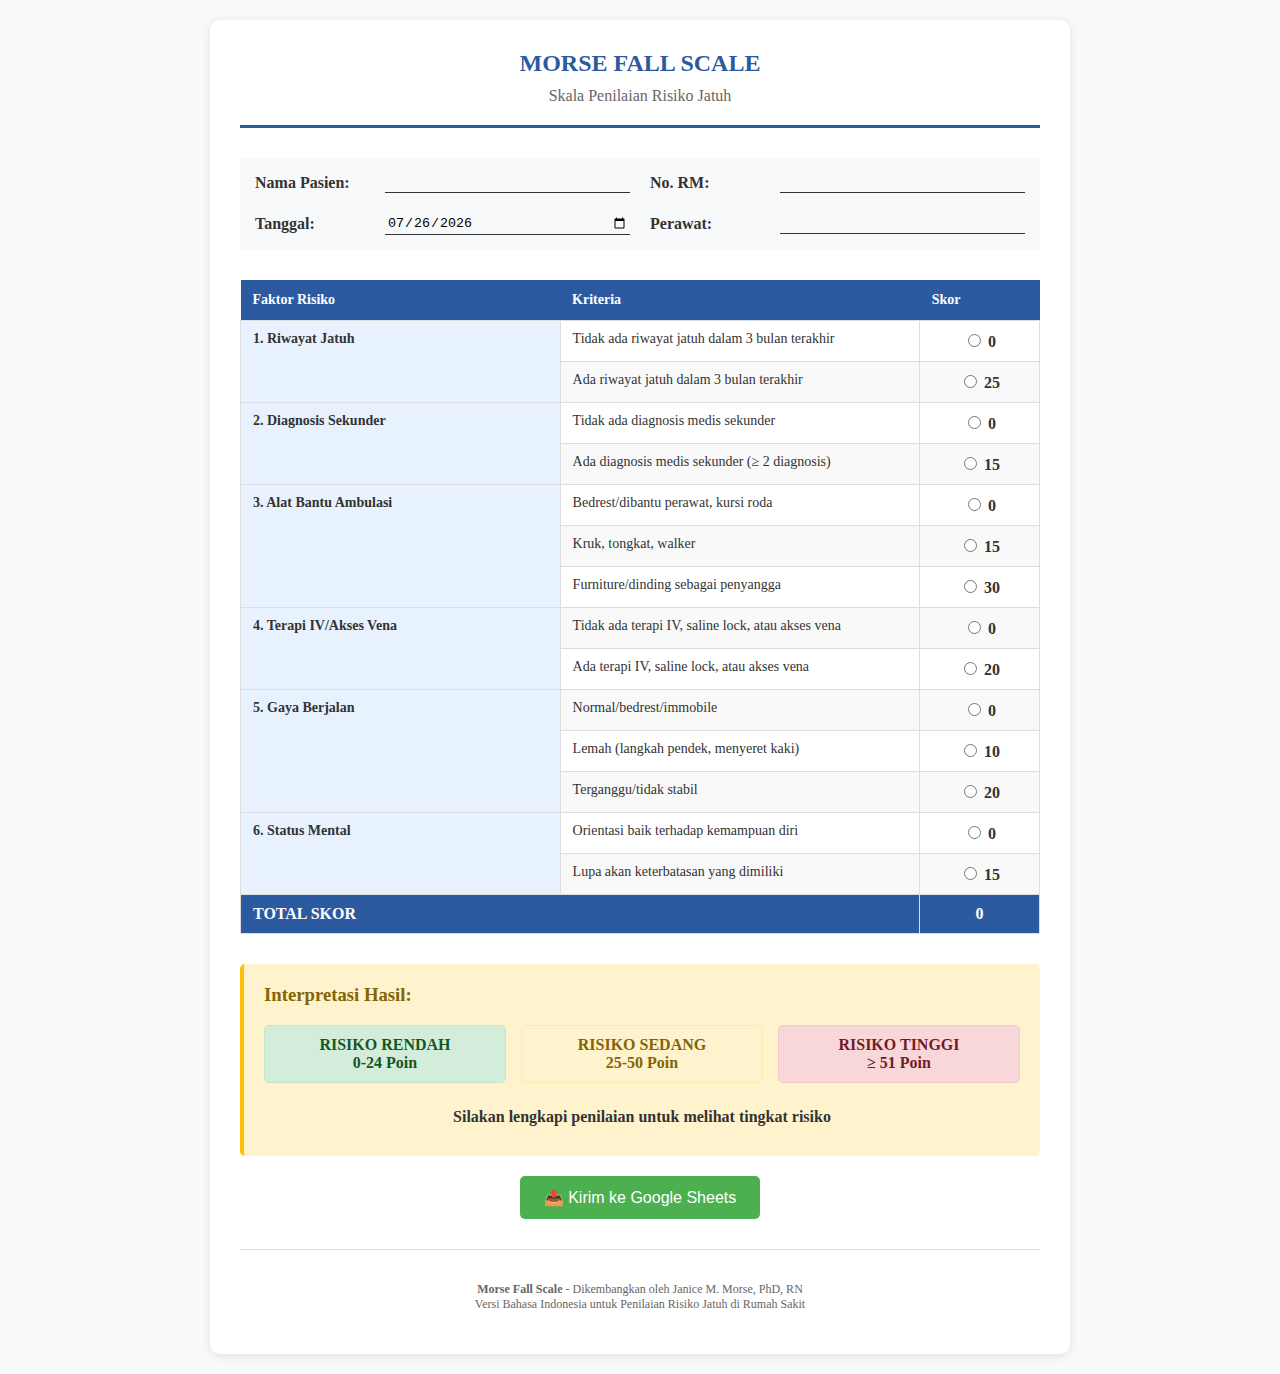
<file: index.html>
<!DOCTYPE html>
<html lang="id">
  <head>
    <meta charset="UTF-8" />
    <meta name="viewport" content="width=device-width, initial-scale=1.0" />
    <title>Morse Fall Scale - Bahasa Indonesia</title>
    <link rel="stylesheet" href="styles.css" />
  </head>
  <body>
    <div class="container">
      <div class="header">
        <h1>MORSE FALL SCALE</h1>
        <h2>Skala Penilaian Risiko Jatuh</h2>
      </div>

      <div class="patient-info">
        <div class="patient-field">
          <label>Nama Pasien:</label>
          <input type="text" id="patientName" />
        </div>
        <div class="patient-field">
          <label>No. RM:</label>
          <input type="text" id="medicalRecord" />
        </div>
        <div class="patient-field">
          <label>Tanggal:</label>
          <input type="date" id="assessmentDate" />
        </div>
        <div class="patient-field">
          <label>Perawat:</label>
          <input type="text" id="nurseName" />
        </div>
      </div>

      <table>
        <thead>
          <tr>
            <th style="width: 40%">Faktor Risiko</th>
            <th style="width: 45%">Kriteria</th>
            <th style="width: 15%">Skor</th>
          </tr>
        </thead>
        <tbody>
          <tr>
            <td rowspan="2" class="risk-factor">1. Riwayat Jatuh</td>
            <td>Tidak ada riwayat jatuh dalam 3 bulan terakhir</td>
            <td class="score-box">
              <input
                type="radio"
                name="fall_history"
                value="0"
                onchange="calculateTotal()"
              />
              0
            </td>
          </tr>
          <tr>
            <td>Ada riwayat jatuh dalam 3 bulan terakhir</td>
            <td class="score-box">
              <input
                type="radio"
                name="fall_history"
                value="25"
                onchange="calculateTotal()"
              />
              25
            </td>
          </tr>

          <tr>
            <td rowspan="2" class="risk-factor">2. Diagnosis Sekunder</td>
            <td>Tidak ada diagnosis medis sekunder</td>
            <td class="score-box">
              <input
                type="radio"
                name="secondary_diagnosis"
                value="0"
                onchange="calculateTotal()"
              />
              0
            </td>
          </tr>
          <tr>
            <td>Ada diagnosis medis sekunder (≥ 2 diagnosis)</td>
            <td class="score-box">
              <input
                type="radio"
                name="secondary_diagnosis"
                value="15"
                onchange="calculateTotal()"
              />
              15
            </td>
          </tr>

          <tr>
            <td rowspan="3" class="risk-factor">3. Alat Bantu Ambulasi</td>
            <td>Bedrest/dibantu perawat, kursi roda</td>
            <td class="score-box">
              <input
                type="radio"
                name="ambulatory_aid"
                value="0"
                onchange="calculateTotal()"
              />
              0
            </td>
          </tr>
          <tr>
            <td>Kruk, tongkat, walker</td>
            <td class="score-box">
              <input
                type="radio"
                name="ambulatory_aid"
                value="15"
                onchange="calculateTotal()"
              />
              15
            </td>
          </tr>
          <tr>
            <td>Furniture/dinding sebagai penyangga</td>
            <td class="score-box">
              <input
                type="radio"
                name="ambulatory_aid"
                value="30"
                onchange="calculateTotal()"
              />
              30
            </td>
          </tr>

          <tr>
            <td rowspan="2" class="risk-factor">4. Terapi IV/Akses Vena</td>
            <td>Tidak ada terapi IV, saline lock, atau akses vena</td>
            <td class="score-box">
              <input
                type="radio"
                name="iv_therapy"
                value="0"
                onchange="calculateTotal()"
              />
              0
            </td>
          </tr>
          <tr>
            <td>Ada terapi IV, saline lock, atau akses vena</td>
            <td class="score-box">
              <input
                type="radio"
                name="iv_therapy"
                value="20"
                onchange="calculateTotal()"
              />
              20
            </td>
          </tr>

          <tr>
            <td rowspan="3" class="risk-factor">5. Gaya Berjalan</td>
            <td>Normal/bedrest/immobile</td>
            <td class="score-box">
              <input
                type="radio"
                name="gait"
                value="0"
                onchange="calculateTotal()"
              />
              0
            </td>
          </tr>
          <tr>
            <td>Lemah (langkah pendek, menyeret kaki)</td>
            <td class="score-box">
              <input
                type="radio"
                name="gait"
                value="10"
                onchange="calculateTotal()"
              />
              10
            </td>
          </tr>
          <tr>
            <td>Terganggu/tidak stabil</td>
            <td class="score-box">
              <input
                type="radio"
                name="gait"
                value="20"
                onchange="calculateTotal()"
              />
              20
            </td>
          </tr>

          <tr>
            <td rowspan="2" class="risk-factor">6. Status Mental</td>
            <td>Orientasi baik terhadap kemampuan diri</td>
            <td class="score-box">
              <input
                type="radio"
                name="mental_status"
                value="0"
                onchange="calculateTotal()"
              />
              0
            </td>
          </tr>
          <tr>
            <td>Lupa akan keterbatasan yang dimiliki</td>
            <td class="score-box">
              <input
                type="radio"
                name="mental_status"
                value="15"
                onchange="calculateTotal()"
              />
              15
            </td>
          </tr>

          <tr class="total-row">
            <td colspan="2"><strong>TOTAL SKOR</strong></td>
            <td class="score-box" id="totalScore"><strong>0</strong></td>
          </tr>
        </tbody>
      </table>

      <div class="interpretation">
        <h3>Interpretasi Hasil:</h3>
        <div class="risk-levels">
          <div class="risk-level low-risk">
            <div>RISIKO RENDAH</div>
            <div>0-24 Poin</div>
          </div>
          <div class="risk-level medium-risk">
            <div>RISIKO SEDANG</div>
            <div>25-50 Poin</div>
          </div>
          <div class="risk-level high-risk">
            <div>RISIKO TINGGI</div>
            <div>≥ 51 Poin</div>
          </div>
        </div>
        <div
          id="riskLevel"
          style="
            margin-top: 15px;
            font-size: 16px;
            font-weight: bold;
            text-align: center;
            padding: 10px;
            border-radius: 5px;
          "
        >
          Silakan lengkapi penilaian untuk melihat tingkat risiko
        </div>
      </div>

      <!-- <button class="export-button" onclick="exportToWord()">
            📄 Export ke File Word
        </button> -->

      <button class="submit-button" onclick="submitToSheet()">
        📤 Kirim ke Google Sheets
      </button>

      <div class="footer">
        <p>
          <strong>Morse Fall Scale</strong> - Dikembangkan oleh Janice M. Morse,
          PhD, RN<br />
          Versi Bahasa Indonesia untuk Penilaian Risiko Jatuh di Rumah Sakit
        </p>
      </div>
    </div>

    <script src="scale.js"></script>
  </body>
</html>
</file>
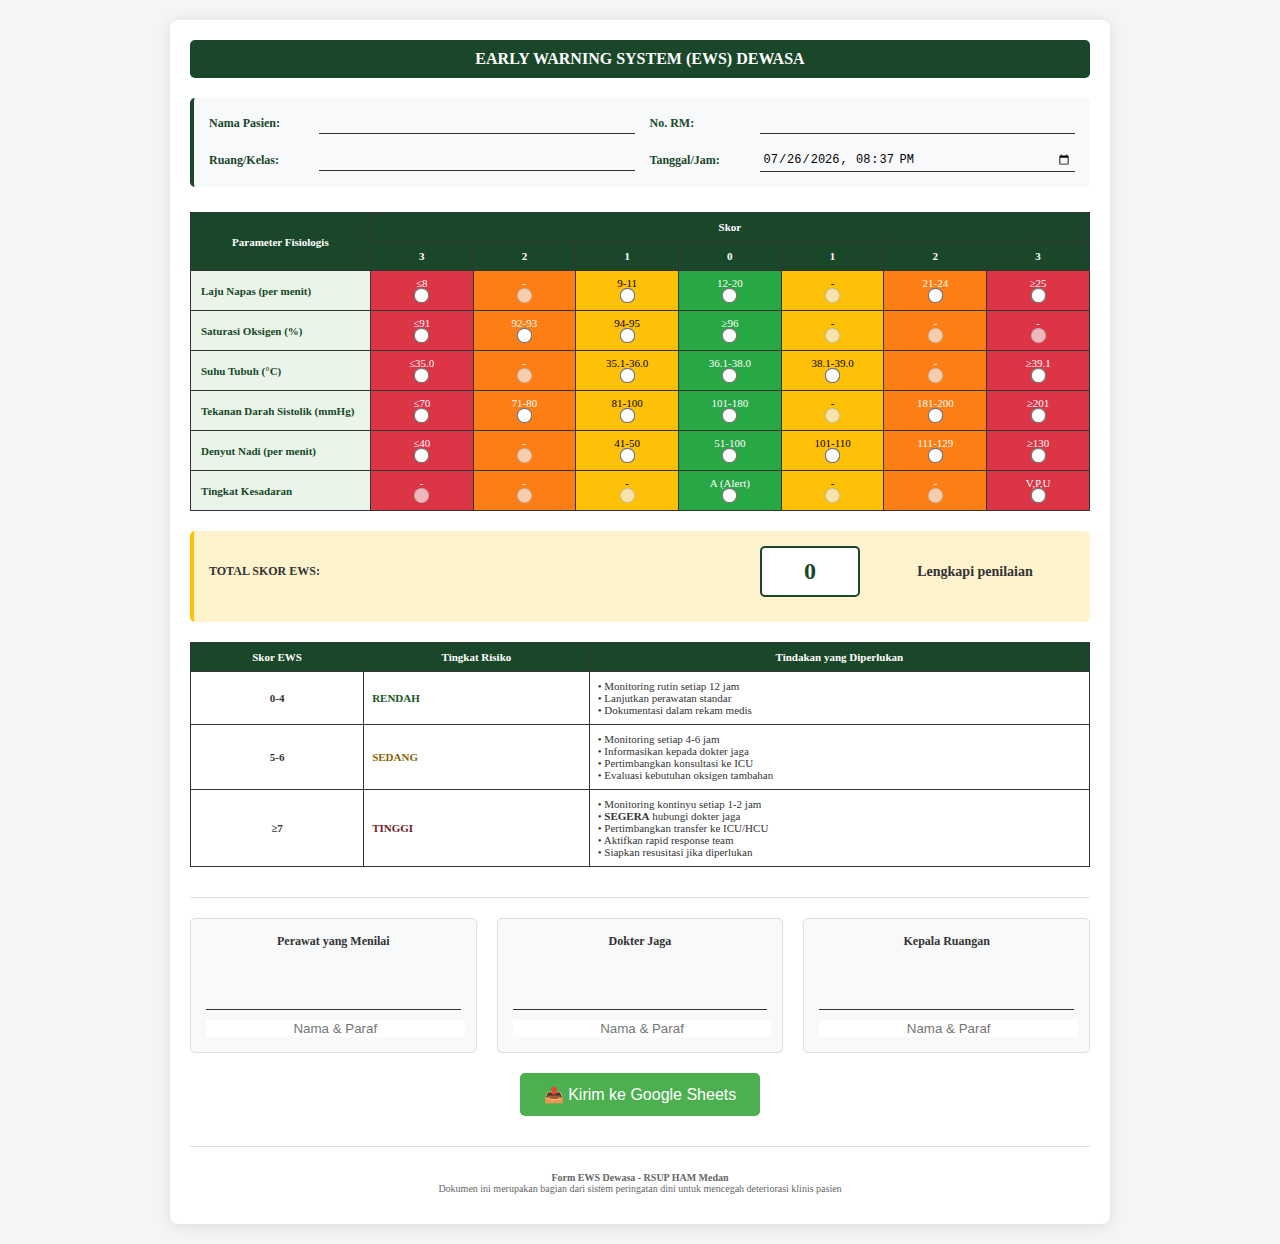
<file: rsud/index.html>
<!DOCTYPE html>
<html lang="id">
<head>
    <meta charset="UTF-8">
    <meta name="viewport" content="width=device-width, initial-scale=1.0">
    <title>Early Warning System (EWS) Dewasa - RSUP HAM Medan</title>
    <link rel="stylesheet" href="styles.css">
</head>
<body>
    <div class="container">
        <!-- <div class="header"> -->
            <!-- <div class="hospital-logo">
                <div class="hospital-info">
                    <h1>RUMAH SAKIT UMUM PUSAT HAJI ADAM MALIK</h1>
                    <h2>Jl. Bunga Lau No. 17, Medan 20136</h2>
                    <h2>Telp: (061) 8360143 - Fax: (061) 8360255</h2>
                </div>
            </div> -->
        <!-- </div> -->
        
        <div class="form-title">
            EARLY WARNING SYSTEM (EWS) DEWASA
        </div>
        
        <div class="patient-info">
            <div class="patient-field">
                <label>Nama Pasien:</label>
                <input type="text" id="patientName" />
            </div>
            <div class="patient-field">
                <label>No. RM:</label>
                <input type="text" id="medicalRecord" />
            </div>
            <div class="patient-field">
                <label>Ruang/Kelas:</label>
                <input type="text" id="room" />
            </div>
            <div class="patient-field">
                <label>Tanggal/Jam:</label>
                <input type="datetime-local" id="assessmentDateTime" />
            </div>
        </div>

        <table class="assessment-table">
            <thead>
                <tr>
                    <th rowspan="2" style="width: 20%;">Parameter Fisiologis</th>
                    <th colspan="7">Skor</th>
                </tr>
                <tr>
                    <th class="score-3">3</th>
                    <th class="score-2">2</th>
                    <th class="score-1">1</th>
                    <th class="score-0">0</th>
                    <th class="score-1">1</th>
                    <th class="score-2">2</th>
                    <th class="score-3">3</th>
                </tr>
            </thead>
            <tbody>
                <!-- Respiratory Rate -->
                <tr>
                    <td class="parameter-name">Laju Napas (per menit)</td>
                    <td class="score-3 radio-cell">
                        <div>≤8</div>
                        <input type="radio" name="respiratory_rate" value="3" onchange="calculateTotal()">
                    </td>
                    <td class="score-2 radio-cell">
                        <div>-</div>
                        <input type="radio" name="respiratory_rate" value="0" disabled>
                    </td>
                    <td class="score-1 radio-cell">
                        <div>9-11</div>
                        <input type="radio" name="respiratory_rate" value="1" onchange="calculateTotal()">
                    </td>
                    <td class="score-0 radio-cell">
                        <div>12-20</div>
                        <input type="radio" name="respiratory_rate" value="0" onchange="calculateTotal()">
                    </td>
                    <td class="score-1 radio-cell">
                        <div>-</div>
                        <input type="radio" name="respiratory_rate" value="0" disabled>
                    </td>
                    <td class="score-2 radio-cell">
                        <div>21-24</div>
                        <input type="radio" name="respiratory_rate" value="2" onchange="calculateTotal()">
                    </td>
                    <td class="score-3 radio-cell">
                        <div>≥25</div>
                        <input type="radio" name="respiratory_rate" value="3" onchange="calculateTotal()">
                    </td>
                </tr>
                
                <!-- Oxygen Saturation -->
                <tr>
                    <td class="parameter-name">Saturasi Oksigen (%)</td>
                    <td class="score-3 radio-cell">
                        <div>≤91</div>
                        <input type="radio" name="oxygen_saturation" value="3" onchange="calculateTotal()">
                    </td>
                    <td class="score-2 radio-cell">
                        <div>92-93</div>
                        <input type="radio" name="oxygen_saturation" value="2" onchange="calculateTotal()">
                    </td>
                    <td class="score-1 radio-cell">
                        <div>94-95</div>
                        <input type="radio" name="oxygen_saturation" value="1" onchange="calculateTotal()">
                    </td>
                    <td class="score-0 radio-cell">
                        <div>≥96</div>
                        <input type="radio" name="oxygen_saturation" value="0" onchange="calculateTotal()">
                    </td>
                    <td class="score-1 radio-cell">
                        <div>-</div>
                        <input type="radio" name="oxygen_saturation" value="0" disabled>
                    </td>
                    <td class="score-2 radio-cell">
                        <div>-</div>
                        <input type="radio" name="oxygen_saturation" value="0" disabled>
                    </td>
                    <td class="score-3 radio-cell">
                        <div>-</div>
                        <input type="radio" name="oxygen_saturation" value="0" disabled>
                    </td>
                </tr>
                
                <!-- Temperature -->
                <tr>
                    <td class="parameter-name">Suhu Tubuh (°C)</td>
                    <td class="score-3 radio-cell">
                        <div>≤35.0</div>
                        <input type="radio" name="temperature" value="3" onchange="calculateTotal()">
                    </td>
                    <td class="score-2 radio-cell">
                        <div>-</div>
                        <input type="radio" name="temperature" value="0" disabled>
                    </td>
                    <td class="score-1 radio-cell">
                        <div>35.1-36.0</div>
                        <input type="radio" name="temperature" value="1" onchange="calculateTotal()">
                    </td>
                    <td class="score-0 radio-cell">
                        <div>36.1-38.0</div>
                        <input type="radio" name="temperature" value="0" onchange="calculateTotal()">
                    </td>
                    <td class="score-1 radio-cell">
                        <div>38.1-39.0</div>
                        <input type="radio" name="temperature" value="1" onchange="calculateTotal()">
                    </td>
                    <td class="score-2 radio-cell">
                        <div>-</div>
                        <input type="radio" name="temperature" value="0" disabled>
                    </td>
                    <td class="score-3 radio-cell">
                        <div>≥39.1</div>
                        <input type="radio" name="temperature" value="3" onchange="calculateTotal()">
                    </td>
                </tr>
                
                <!-- Systolic Blood Pressure -->
                <tr>
                    <td class="parameter-name">Tekanan Darah Sistolik (mmHg)</td>
                    <td class="score-3 radio-cell">
                        <div>≤70</div>
                        <input type="radio" name="systolic_bp" value="3" onchange="calculateTotal()">
                    </td>
                    <td class="score-2 radio-cell">
                        <div>71-80</div>
                        <input type="radio" name="systolic_bp" value="2" onchange="calculateTotal()">
                    </td>
                    <td class="score-1 radio-cell">
                        <div>81-100</div>
                        <input type="radio" name="systolic_bp" value="1" onchange="calculateTotal()">
                    </td>
                    <td class="score-0 radio-cell">
                        <div>101-180</div>
                        <input type="radio" name="systolic_bp" value="0" onchange="calculateTotal()">
                    </td>
                    <td class="score-1 radio-cell">
                        <div>-</div>
                        <input type="radio" name="systolic_bp" value="0" disabled>
                    </td>
                    <td class="score-2 radio-cell">
                        <div>181-200</div>
                        <input type="radio" name="systolic_bp" value="2" onchange="calculateTotal()">
                    </td>
                    <td class="score-3 radio-cell">
                        <div>≥201</div>
                        <input type="radio" name="systolic_bp" value="3" onchange="calculateTotal()">
                    </td>
                </tr>
                
                <!-- Heart Rate -->
                <tr>
                    <td class="parameter-name">Denyut Nadi (per menit)</td>
                    <td class="score-3 radio-cell">
                        <div>≤40</div>
                        <input type="radio" name="heart_rate" value="3" onchange="calculateTotal()">
                    </td>
                    <td class="score-2 radio-cell">
                        <div>-</div>
                        <input type="radio" name="heart_rate" value="0" disabled>
                    </td>
                    <td class="score-1 radio-cell">
                        <div>41-50</div>
                        <input type="radio" name="heart_rate" value="1" onchange="calculateTotal()">
                    </td>
                    <td class="score-0 radio-cell">
                        <div>51-100</div>
                        <input type="radio" name="heart_rate" value="0" onchange="calculateTotal()">
                    </td>
                    <td class="score-1 radio-cell">
                        <div>101-110</div>
                        <input type="radio" name="heart_rate" value="1" onchange="calculateTotal()">
                    </td>
                    <td class="score-2 radio-cell">
                        <div>111-129</div>
                        <input type="radio" name="heart_rate" value="2" onchange="calculateTotal()">
                    </td>
                    <td class="score-3 radio-cell">
                        <div>≥130</div>
                        <input type="radio" name="heart_rate" value="3" onchange="calculateTotal()">
                    </td>
                </tr>
                
                <!-- Consciousness Level -->
                <tr>
                    <td class="parameter-name">Tingkat Kesadaran</td>
                    <td class="score-3 radio-cell">
                        <div>-</div>
                        <input type="radio" name="consciousness" value="0" disabled>
                    </td>
                    <td class="score-2 radio-cell">
                        <div>-</div>
                        <input type="radio" name="consciousness" value="0" disabled>
                    </td>
                    <td class="score-1 radio-cell">
                        <div>-</div>
                        <input type="radio" name="consciousness" value="0" disabled>
                    </td>
                    <td class="score-0 radio-cell">
                        <div>A (Alert)</div>
                        <input type="radio" name="consciousness" value="0" onchange="calculateTotal()">
                    </td>
                    <td class="score-1 radio-cell">
                        <div>-</div>
                        <input type="radio" name="consciousness" value="0" disabled>
                    </td>
                    <td class="score-2 radio-cell">
                        <div>-</div>
                        <input type="radio" name="consciousness" value="0" disabled>
                    </td>
                    <td class="score-3 radio-cell">
                        <div>V,P,U</div>
                        <input type="radio" name="consciousness" value="3" onchange="calculateTotal()">
                    </td>
                </tr>
            </tbody>
        </table>
        
        <div class="total-section">
            <div class="total-row">
                <div><strong>TOTAL SKOR EWS:</strong></div>
                <div class="total-score" id="totalScore">0</div>
                <div class="risk-level" id="riskLevel">
                    Lengkapi penilaian
                </div>
            </div>
        </div>
        
        <table class="action-table">
            <thead>
                <tr>
                    <th>Skor EWS</th>
                    <th>Tingkat Risiko</th>
                    <th>Tindakan yang Diperlukan</th>
                </tr>
            </thead>
            <tbody>
                <tr>
                    <td style="text-align: center; font-weight: bold;">0-4</td>
                    <td style="color: #155724; font-weight: bold;">RENDAH</td>
                    <td>
                        • Monitoring rutin setiap 12 jam<br>
                        • Lanjutkan perawatan standar<br>
                        • Dokumentasi dalam rekam medis
                    </td>
                </tr>
                <tr>
                    <td style="text-align: center; font-weight: bold;">5-6</td>
                    <td style="color: #856404; font-weight: bold;">SEDANG</td>
                    <td>
                        • Monitoring setiap 4-6 jam<br>
                        • Informasikan kepada dokter jaga<br>
                        • Pertimbangkan konsultasi ke ICU<br>
                        • Evaluasi kebutuhan oksigen tambahan
                    </td>
                </tr>
                <tr>
                    <td style="text-align: center; font-weight: bold;">≥7</td>
                    <td style="color: #721c24; font-weight: bold;">TINGGI</td>
                    <td>
                        • Monitoring kontinyu setiap 1-2 jam<br>
                        • <strong>SEGERA</strong> hubungi dokter jaga<br>
                        • Pertimbangkan transfer ke ICU/HCU<br>
                        • Aktifkan rapid response team<br>
                        • Siapkan resusitasi jika diperlukan
                    </td>
                </tr>
            </tbody>
        </table>
        
        <div class="signature-section">
            <div class="signature-box">
                <div><strong>Perawat yang Menilai</strong></div>
                <div class="signature-line"></div>
                <div style="margin-top: 5px;">
                    <input type="text" placeholder="Nama & Paraf" style="border: none; text-align: center; width: 100%;">
                </div>
            </div>
            
            <div class="signature-box">
                <div><strong>Dokter Jaga</strong></div>
                <div class="signature-line"></div>
                <div style="margin-top: 5px;">
                    <input type="text" placeholder="Nama & Paraf" style="border: none; text-align: center; width: 100%;">
                </div>
            </div>
            
            <div class="signature-box">
                <div><strong>Kepala Ruangan</strong></div>
                <div class="signature-line"></div>
                <div style="margin-top: 5px;">
                    <input type="text" placeholder="Nama & Paraf" style="border: none; text-align: center; width: 100%;">
                </div>
            </div>
        </div>
        
        <!-- <button class="export-button" onclick="exportToWord()">
            📄 Export ke File Word
        </button> -->

        <button class="submit-button" onclick="submitToSheet()">
            📤 Kirim ke Google Sheets
        </button>
        
        <div class="footer">
            <p><strong>Form EWS Dewasa - RSUP HAM Medan</strong><br>
            Dokumen ini merupakan bagian dari sistem peringatan dini untuk mencegah deteriorasi klinis pasien</p>
        </div>
    </div>
      
    <script src="script.js"></script>
</body>
</html>
</file>
<file: styles.css>
body {
  font-family: "Times New Roman", serif;
  margin: 20px;
  background-color: #f8f9fa;
  color: #333;
}

.container {
  max-width: 800px;
  margin: 0 auto;
  background-color: white;
  padding: 30px;
  border-radius: 10px;
  box-shadow: 0 2px 10px rgba(0, 0, 0, 0.1);
}

.header {
  text-align: center;
  margin-bottom: 30px;
  border-bottom: 3px solid #2c5aa0;
  padding-bottom: 20px;
}

.header h1 {
  color: #2c5aa0;
  font-size: 24px;
  margin: 0;
  font-weight: bold;
}

.header h2 {
  color: #666;
  font-size: 16px;
  margin: 10px 0 0 0;
  font-weight: normal;
}

.patient-info {
  display: grid;
  grid-template-columns: 1fr 1fr;
  gap: 20px;
  margin-bottom: 30px;
  padding: 15px;
  background-color: #f8f9fa;
  border-radius: 5px;
}

.patient-field {
  display: flex;
  align-items: center;
}

.patient-field label {
  font-weight: bold;
  margin-right: 10px;
  min-width: 120px;
}

.patient-field input {
  border: none;
  border-bottom: 1px solid #333;
  background: transparent;
  padding: 2px;
  flex: 1;
}

table {
  width: 100%;
  border-collapse: collapse;
  margin-bottom: 30px;
  font-size: 14px;
}

th {
  background-color: #2c5aa0;
  color: white;
  padding: 12px;
  text-align: left;
  font-weight: bold;
}

td {
  padding: 10px 12px;
  border: 1px solid #ddd;
  vertical-align: top;
}

tr:nth-child(even) {
  background-color: #f9f9f9;
}

.risk-factor {
  font-weight: bold;
  background-color: #e8f2ff;
}

.score-box {
  text-align: center;
  font-weight: bold;
  font-size: 16px;
  width: 60px;
}

.total-row {
  background-color: #2c5aa0 !important;
  color: white;
  font-weight: bold;
  font-size: 16px;
}

.interpretation {
  margin-top: 20px;
  padding: 20px;
  background-color: #fff3cd;
  border-left: 4px solid #ffc107;
  border-radius: 5px;
}

.interpretation h3 {
  color: #856404;
  margin-top: 0;
}

.risk-levels {
  display: grid;
  grid-template-columns: repeat(auto-fit, minmax(200px, 1fr));
  gap: 15px;
  margin-top: 15px;
}

.risk-level {
  padding: 10px;
  border-radius: 5px;
  text-align: center;
  font-weight: bold;
}

.low-risk {
  background-color: #d4edda;
  color: #155724;
  border: 1px solid #c3e6cb;
}

.medium-risk {
  background-color: #fff3cd;
  color: #856404;
  border: 1px solid #ffeaa7;
}

.high-risk {
  background-color: #f8d7da;
  color: #721c24;
  border: 1px solid #f5c6cb;
}

.export-button {
  background-color: #28a745;
  color: white;
  border: none;
  padding: 12px 24px;
  font-size: 16px;
  border-radius: 5px;
  cursor: pointer;
  margin: 20px auto;
  display: block;
  transition: background-color 0.3s;
}

.export-button:hover {
  background-color: #218838;
}

.submit-button {
    display: block;
    margin: 20px auto;
    padding: 12px 24px;
    background-color: #4CAF50;
    color: white;
    font-size: 16px;
    border: none;
    border-radius: 5px;
    cursor: pointer;
}

.submit-button:hover {
    background-color: #45a049;
}
  
.footer {
  margin-top: 30px;
  padding-top: 20px;
  border-top: 1px solid #ddd;
  font-size: 12px;
  color: #666;
  text-align: center;
}

@media print {
  body {
    background-color: white;
  }

  .container {
    box-shadow: none;
    padding: 0;
  }

  .export-button {
    display: none;
  }
}
</file>
<file: rsud/styles.css>
body {
  font-family: "Times New Roman", serif;
  margin: 0;
  padding: 20px;
  background-color: #f5f5f5;
  color: #333;
  font-size: 12px;
}

.container {
  max-width: 900px;
  margin: 0 auto;
  background-color: white;
  padding: 20px;
  border-radius: 8px;
  box-shadow: 0 2px 15px rgba(0, 0, 0, 0.1);
}

.header {
  text-align: center;
  margin-bottom: 25px;
  border-bottom: 2px solid #1a472a;
  padding-bottom: 15px;
}

.hospital-logo {
  display: flex;
  align-items: center;
  justify-content: center;
  margin-bottom: 10px;
}

.logo-placeholder {
  width: 60px;
  height: 60px;
  background-color: #1a472a;
  border-radius: 50%;
  display: flex;
  align-items: center;
  justify-content: center;
  color: white;
  font-weight: bold;
  font-size: 14px;
  margin-right: 15px;
}

.hospital-info h1 {
  color: #1a472a;
  font-size: 18px;
  margin: 0;
  font-weight: bold;
}

.hospital-info h2 {
  color: #666;
  font-size: 14px;
  margin: 5px 0;
  font-weight: normal;
}

.form-title {
  background-color: #1a472a;
  color: white;
  padding: 10px;
  text-align: center;
  font-size: 16px;
  font-weight: bold;
  border-radius: 5px;
  margin-bottom: 20px;
}

.patient-info {
  display: grid;
  grid-template-columns: 1fr 1fr;
  gap: 15px;
  margin-bottom: 25px;
  padding: 15px;
  background-color: #f8f9fa;
  border-radius: 5px;
  border-left: 4px solid #1a472a;
}

.patient-field {
  display: flex;
  align-items: center;
}

.patient-field label {
  font-weight: bold;
  margin-right: 10px;
  min-width: 100px;
  color: #1a472a;
}

.patient-field input {
  border: none;
  border-bottom: 1px solid #333;
  background: transparent;
  padding: 3px;
  flex: 1;
  font-size: 12px;
}

.assessment-table {
  width: 100%;
  border-collapse: collapse;
  margin-bottom: 20px;
  font-size: 11px;
}

.assessment-table th {
  background-color: #1a472a;
  color: white;
  padding: 8px;
  text-align: center;
  font-weight: bold;
  border: 1px solid #333;
}

.assessment-table td {
  padding: 6px;
  border: 1px solid #333;
  text-align: center;
  vertical-align: middle;
}

.parameter-name {
  background-color: #e8f5e8;
  font-weight: bold;
  text-align: left !important;
  padding-left: 10px !important;
  color: #1a472a;
}

.score-3 {
  background-color: #dc3545;
  color: white;
}
.score-2 {
  background-color: #fd7e14;
  color: white;
}
.score-1 {
  background-color: #ffc107;
  color: black;
}
.score-0 {
  background-color: #28a745;
  color: white;
}

.radio-cell {
  width: 80px;
}

.radio-cell input[type="radio"] {
  transform: scale(1.2);
  margin: 0;
}

.total-section {
  background-color: #fff3cd;
  padding: 15px;
  border-radius: 5px;
  margin: 20px 0;
  border-left: 4px solid #ffc107;
}

.total-row {
  display: grid;
  grid-template-columns: 1fr 100px 200px;
  gap: 15px;
  align-items: center;
  margin-bottom: 10px;
}

.total-score {
  font-size: 24px;
  font-weight: bold;
  color: #1a472a;
  text-align: center;
  padding: 10px;
  border: 2px solid #1a472a;
  border-radius: 5px;
  background-color: white;
}

.risk-level {
  padding: 10px;
  border-radius: 5px;
  font-weight: bold;
  text-align: center;
  font-size: 14px;
}

.low-risk {
  background-color: #d4edda;
  color: #155724;
  border: 1px solid #c3e6cb;
}

.medium-risk {
  background-color: #fff3cd;
  color: #856404;
  border: 1px solid #ffeaa7;
}

.high-risk {
  background-color: #f8d7da;
  color: #721c24;
  border: 1px solid #f5c6cb;
}

.action-table {
  width: 100%;
  border-collapse: collapse;
  margin: 20px 0;
  font-size: 11px;
}

.action-table th,
.action-table td {
  border: 1px solid #333;
  padding: 8px;
  text-align: left;
}

.action-table th {
  background-color: #1a472a;
  color: white;
  text-align: center;
  font-weight: bold;
}

.signature-section {
  display: grid;
  grid-template-columns: 1fr 1fr 1fr;
  gap: 20px;
  margin-top: 30px;
  padding-top: 20px;
  border-top: 1px solid #ddd;
}

.signature-box {
  text-align: center;
  padding: 15px;
  border: 1px solid #ddd;
  border-radius: 5px;
  background-color: #f8f9fa;
}

.signature-line {
  border-bottom: 1px solid #333;
  height: 50px;
  margin: 10px 0;
}

.export-button {
  background-color: #1a472a;
  color: white;
  border: none;
  padding: 12px 24px;
  font-size: 14px;
  border-radius: 5px;
  cursor: pointer;
  margin: 20px auto;
  display: block;
  transition: background-color 0.3s;
}

.export-button:hover {
  background-color: #2d5f3f;
}


.submit-button {
    display: block;
    margin: 20px auto;
    padding: 12px 24px;
    background-color: #4CAF50;
    color: white;
    font-size: 16px;
    border: none;
    border-radius: 5px;
    cursor: pointer;
}

.submit-button:hover {
    background-color: #45a049;
}

.footer {
  margin-top: 30px;
  padding-top: 15px;
  border-top: 1px solid #ddd;
  font-size: 10px;
  color: #666;
  text-align: center;
}

@media print {
  body {
    background-color: white;
  }

  .container {
    box-shadow: none;
    padding: 0;
  }

  .export-button {
    display: none;
  }
}
</file>
